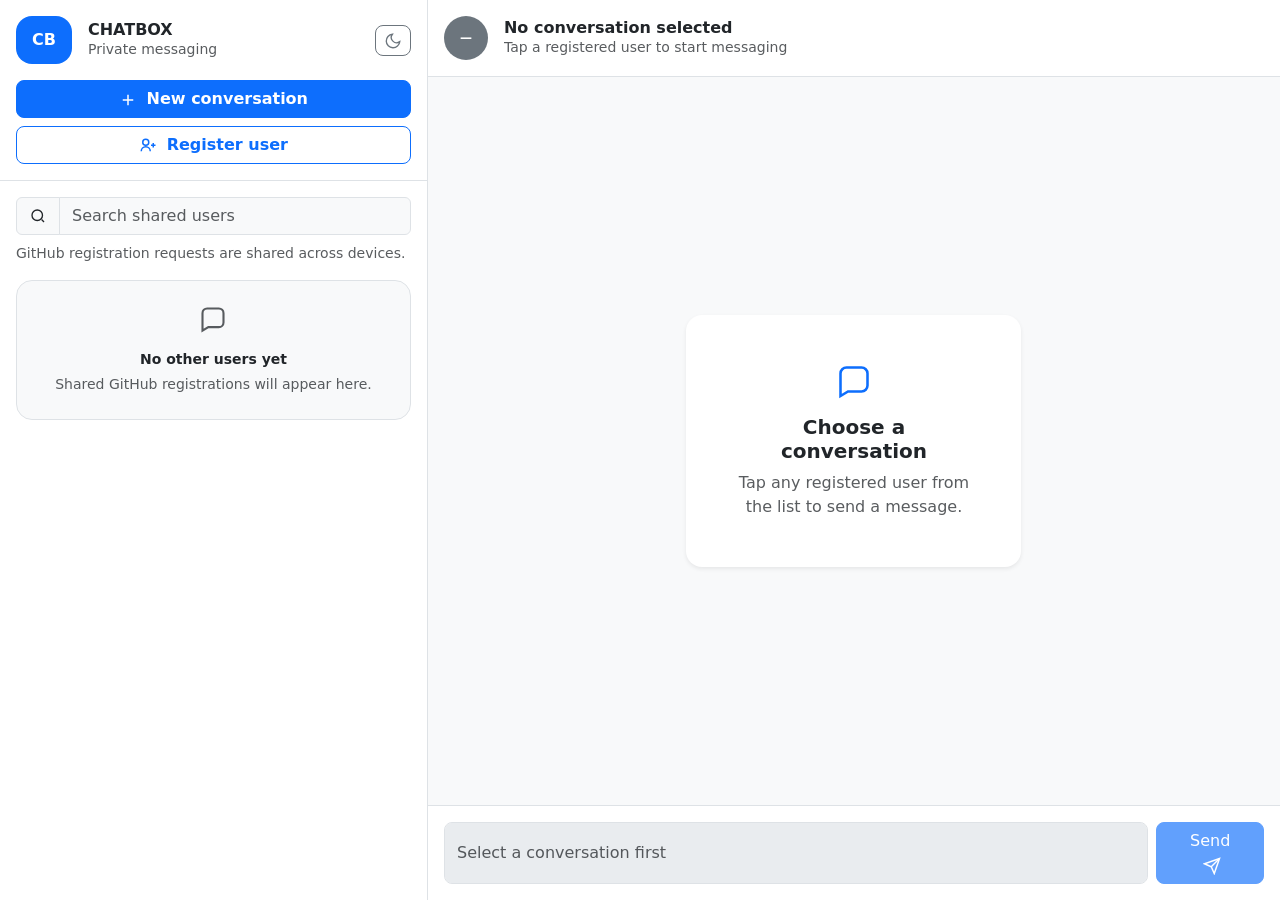
<file: index.html>
<!DOCTYPE html>
<html lang="en" data-bs-theme="light">
<head>
  <meta charset="UTF-8">
  <meta name="viewport" content="width=device-width, initial-scale=1.0">
  <meta name="theme-color" content="#0d6efd">
  <meta name="description" content="CHATBOX private messaging interface">
  <title>CHATBOX — Private Messaging</title>
  <link href="https://cdn.jsdelivr.net/npm/bootstrap@5.3.3/dist/css/bootstrap.min.css" rel="stylesheet">
</head>
<body class="vh-100 overflow-hidden bg-body-tertiary">
  <div class="d-flex vh-100 overflow-hidden">
    <aside
      class="offcanvas-lg offcanvas-start border-end bg-body flex-shrink-0"
      tabindex="-1"
      id="chatSidebar"
      aria-labelledby="chatSidebarLabel"
      data-sidebar
    >
      <div class="offcanvas-header border-bottom d-lg-none">
        <h2 class="offcanvas-title fs-6 fw-bold" id="chatSidebarLabel">Conversations</h2>
        <button type="button" class="btn-close" data-bs-dismiss="offcanvas" data-bs-target="#chatSidebar" aria-label="Close"></button>
      </div>

      <div class="d-flex flex-column h-100">
        <div class="p-3 border-bottom">
          <div class="d-flex align-items-center justify-content-between gap-3">
            <div class="d-flex align-items-center gap-3 min-w-0">
              <span class="badge rounded-4 text-bg-primary fs-6 p-3">CB</span>
              <div class="overflow-hidden">
                <h1 class="h6 fw-bold mb-0 text-truncate">CHATBOX</h1>
                <p class="small text-body-secondary mb-0 text-truncate">Private messaging</p>
              </div>
            </div>

            <button
              type="button"
              class="btn btn-outline-secondary btn-sm rounded-3"
              data-theme-toggle
              aria-label="Use dark theme"
              title="Use dark theme"
            >
              <svg width="18" height="18" viewBox="0 0 24 24" fill="none" stroke="currentColor" stroke-width="1.8" aria-hidden="true">
                <path d="M21 12.8A9 9 0 1 1 11.2 3a7 7 0 0 0 9.8 9.8Z"/>
              </svg>
            </button>
          </div>

          <button type="button" class="btn btn-primary w-100 mt-3 rounded-3 fw-semibold" data-new-chat>
            <svg width="18" height="18" viewBox="0 0 24 24" fill="none" stroke="currentColor" stroke-width="2" aria-hidden="true">
              <path d="M12 5v14M5 12h14"/>
            </svg>
            <span class="ms-1">New conversation</span>
          </button>

          <a href="register.html" class="btn btn-outline-primary w-100 mt-2 rounded-3 fw-semibold">
            <svg width="18" height="18" viewBox="0 0 24 24" fill="none" stroke="currentColor" stroke-width="2" aria-hidden="true">
              <path d="M15 19a6 6 0 0 0-12 0"/>
              <circle cx="9" cy="7" r="4"/>
              <path d="M19 8v6M16 11h6"/>
            </svg>
            <span class="ms-1">Register user</span>
          </a>
        </div>

        <div class="p-3">
          <div class="input-group">
            <span class="input-group-text bg-body-tertiary">
              <svg width="18" height="18" viewBox="0 0 24 24" fill="none" stroke="currentColor" stroke-width="1.8" aria-hidden="true">
                <circle cx="11" cy="11" r="7"/>
                <path d="m20 20-3.2-3.2"/>
              </svg>
            </span>
            <input type="search" class="form-control bg-body-tertiary" placeholder="Search shared users" autocomplete="off" data-search>
          </div>
          <p class="small text-body-secondary mt-2 mb-0">GitHub registration requests are shared across devices.</p>
        </div>

        <div class="flex-grow-1 overflow-auto px-3 pb-3" data-conversation-list>
          <div class="border rounded-4 bg-body-tertiary p-4 text-center">
            <div class="mb-3 text-body-secondary">
              <svg width="28" height="28" viewBox="0 0 24 24" fill="none" stroke="currentColor" stroke-width="1.8" aria-hidden="true">
                <path d="M21 15a4 4 0 0 1-4 4H8l-5 3V7a4 4 0 0 1 4-4h10a4 4 0 0 1 4 4Z"/>
              </svg>
            </div>
            <p class="small fw-semibold mb-1">Loading shared users</p>
            <p class="small text-body-secondary mb-0">Published GitHub registrations will appear here.</p>
          </div>
        </div>
      </div>
    </aside>

    <main class="d-flex flex-column flex-grow-1 overflow-hidden bg-body">
      <header class="d-flex align-items-center gap-3 border-bottom p-3 bg-body">
        <button
          type="button"
          class="btn btn-outline-secondary d-lg-none"
          data-bs-toggle="offcanvas"
          data-bs-target="#chatSidebar"
          aria-controls="chatSidebar"
          data-menu-toggle
          aria-label="Open conversations"
        >
          <svg width="20" height="20" viewBox="0 0 24 24" fill="none" stroke="currentColor" stroke-width="2" aria-hidden="true">
            <path d="M4 7h16M4 12h16M4 17h16"/>
          </svg>
        </button>

        <span class="badge rounded-circle text-bg-secondary p-3" data-active-avatar>—</span>
        <div class="overflow-hidden">
          <h2 class="h6 fw-semibold mb-0 text-truncate" data-active-name>No conversation selected</h2>
          <p class="small text-body-secondary mb-0 text-truncate">Tap a registered user to start messaging</p>
        </div>
      </header>

      <section class="d-flex align-items-center justify-content-center flex-grow-1 overflow-auto bg-body-tertiary p-3 p-md-4" aria-label="Messages" data-messages>
        <div class="col-12 col-sm-10 col-md-8 col-lg-6 col-xl-5">
          <div class="card border-0 shadow-sm rounded-4">
            <div class="card-body p-4 p-md-5 text-center">
              <div class="text-primary mb-3">
                <svg width="36" height="36" viewBox="0 0 24 24" fill="none" stroke="currentColor" stroke-width="1.7" aria-hidden="true">
                  <path d="M21 15a4 4 0 0 1-4 4H8l-5 3V7a4 4 0 0 1 4-4h10a4 4 0 0 1 4 4Z"/>
                </svg>
              </div>
              <h2 class="h5 fw-bold">Choose a conversation</h2>
              <p class="text-body-secondary mb-0">Tap any registered user from the list to send a message.</p>
            </div>
          </div>
        </div>
      </section>

      <form class="d-flex gap-2 border-top bg-body p-3" data-message-form>
        <input
          type="text"
          name="message"
          placeholder="Select a conversation first"
          autocomplete="off"
          disabled
          class="form-control rounded-3"
          data-message-input
        >
        <button type="submit" disabled class="btn btn-primary rounded-3 px-3 px-sm-4">
          <span class="d-none d-sm-inline">Send</span>
          <svg class="ms-sm-1" width="18" height="18" viewBox="0 0 24 24" fill="none" stroke="currentColor" stroke-width="2" aria-hidden="true">
            <path d="m22 2-7 20-4-9-9-4Z"/>
            <path d="M22 2 11 13"/>
          </svg>
        </button>
      </form>
    </main>
  </div>

  <script src="https://cdn.jsdelivr.net/npm/bootstrap@5.3.3/dist/js/bootstrap.bundle.min.js"></script>
  <script src="github-data.js?v=20260905-5"></script>
  <script src="api/client.js?v=20260905-5"></script>
  <script src="script.js?v=20260905-5"></script>
</body>
</html>
</file>
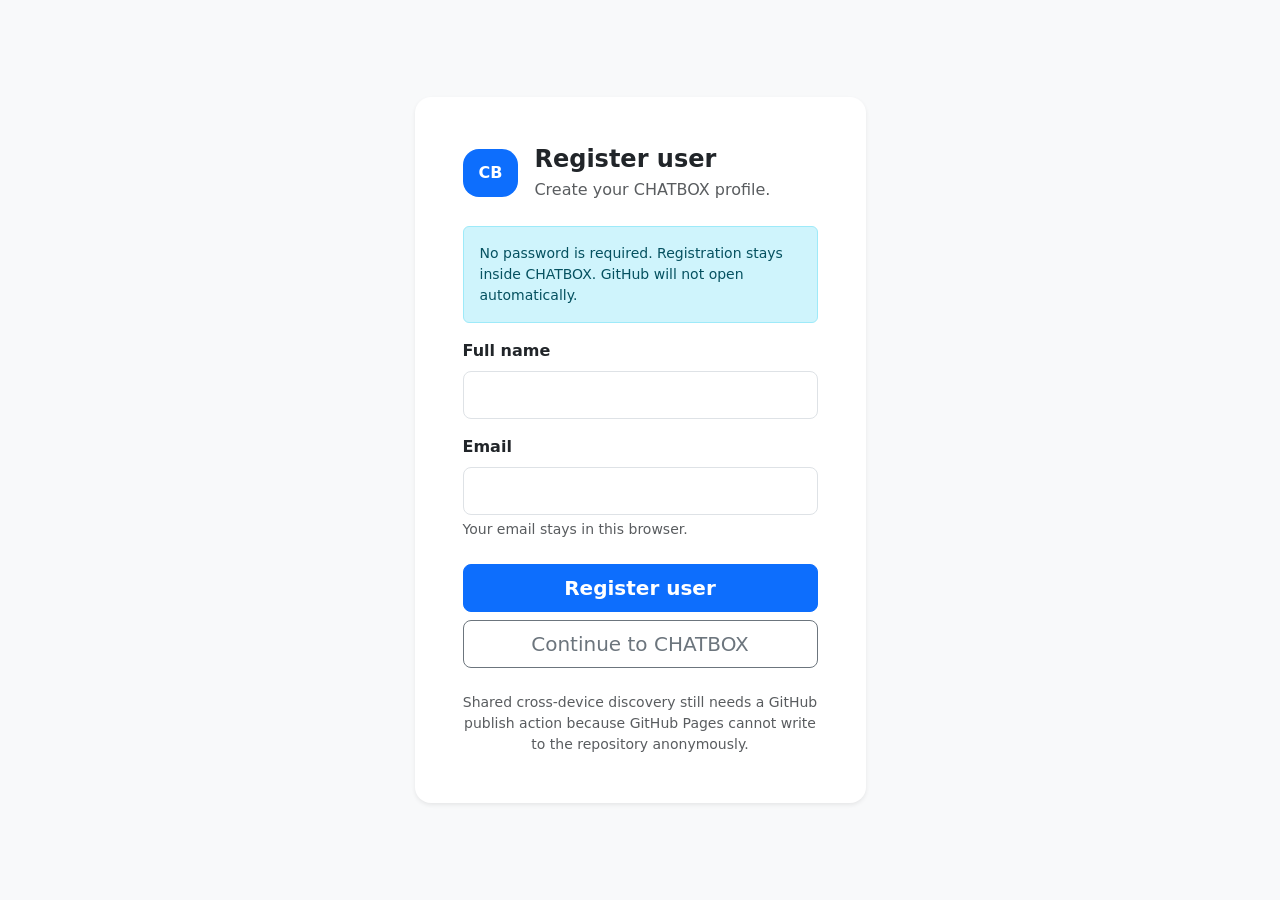
<file: register.html>
<!DOCTYPE html>
<html lang="en" data-bs-theme="light">
<head>
  <meta charset="UTF-8">
  <meta name="viewport" content="width=device-width, initial-scale=1.0">
  <meta name="theme-color" content="#0d6efd">
  <meta name="description" content="Register a CHATBOX user without a password">
  <title>Register User — CHATBOX</title>
  <link href="https://cdn.jsdelivr.net/npm/bootstrap@5.3.3/dist/css/bootstrap.min.css" rel="stylesheet">
</head>
<body class="min-vh-100 bg-body-tertiary d-flex align-items-center py-4">
  <main class="container">
    <div class="row justify-content-center">
      <div class="col-12 col-sm-10 col-md-7 col-lg-5">
        <div class="card border-0 shadow-sm rounded-4">
          <div class="card-body p-4 p-md-5">
            <div class="d-flex align-items-center gap-3 mb-4">
              <span class="badge rounded-4 text-bg-primary fs-6 p-3">CB</span>
              <div>
                <h1 class="h4 fw-bold mb-1">Register user</h1>
                <p class="text-body-secondary mb-0">Create your CHATBOX profile.</p>
              </div>
            </div>

            <div class="alert alert-info small" role="note">
              No password is required. Registration stays inside CHATBOX. GitHub will not open automatically.
            </div>

            <div class="alert d-none" role="alert" data-status></div>

            <form data-register-form>
              <div class="mb-3">
                <label for="displayName" class="form-label fw-semibold">Full name</label>
                <input
                  type="text"
                  class="form-control form-control-lg"
                  id="displayName"
                  name="displayName"
                  minlength="2"
                  maxlength="80"
                  autocomplete="name"
                  required
                >
              </div>

              <div class="mb-4">
                <label for="email" class="form-label fw-semibold">Email</label>
                <input
                  type="email"
                  class="form-control form-control-lg"
                  id="email"
                  name="email"
                  autocomplete="email"
                  required
                >
                <div class="form-text">Your email stays in this browser.</div>
              </div>

              <div class="d-grid gap-2">
                <button type="submit" class="btn btn-primary btn-lg fw-semibold" data-submit>
                  Register user
                </button>
                <a href="#" class="btn btn-outline-primary btn-lg d-none" target="_blank" rel="noopener" data-publish-shared>
                  Publish to shared GitHub list
                </a>
                <a href="index.html" class="btn btn-outline-secondary btn-lg" data-continue>
                  Continue to CHATBOX
                </a>
              </div>
            </form>

            <p class="small text-body-secondary text-center mt-4 mb-0">
              Shared cross-device discovery still needs a GitHub publish action because GitHub Pages cannot write to the repository anonymously.
            </p>
          </div>
        </div>
      </div>
    </div>
  </main>

  <script src="https://cdn.jsdelivr.net/npm/bootstrap@5.3.3/dist/js/bootstrap.bundle.min.js"></script>
  <script src="github-data.js?v=20260905-6"></script>
  <script src="api/client.js?v=20260905-6"></script>
  <script src="register.js?v=20260905-6"></script>
</body>
</html>
</file>
